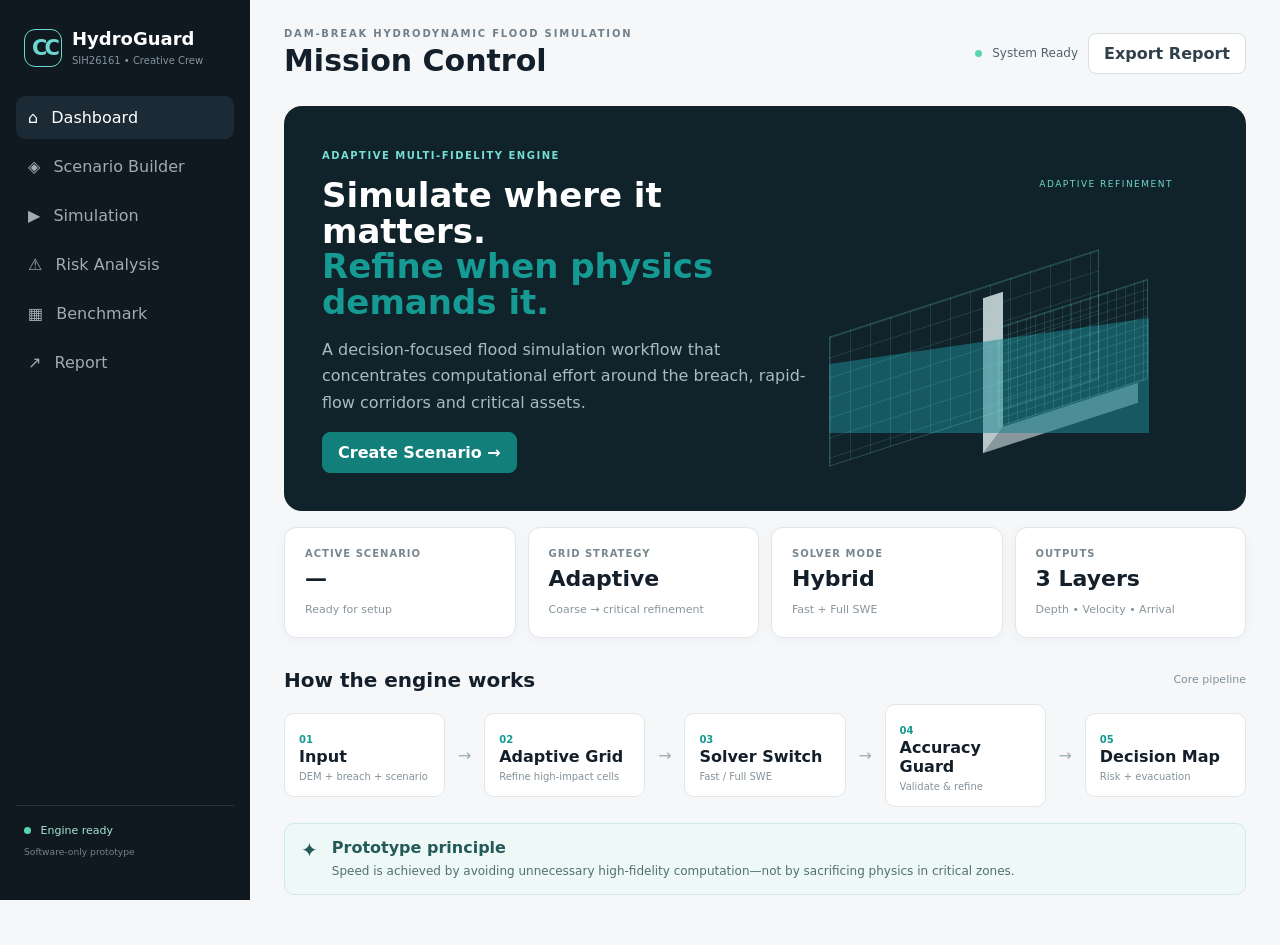
<file: index.html>
<!DOCTYPE html>
<html lang="en">
<head>
<meta charset="UTF-8">
<meta name="viewport" content="width=device-width, initial-scale=1.0">
<title>HydroGuard — Dam Break Flood Simulation</title>
<link rel="stylesheet" href="styles.css">
</head>
<body>
<div class="app">
  <aside class="sidebar">
    <div class="brand">
      <div class="brand-mark"><span>C</span><span>C</span></div>
      <div><b>HydroGuard</b><small>SIH26161 • Creative Crew</small></div>
    </div>
    <nav>
      <button class="nav active" data-page="dashboard">⌂ <span>Dashboard</span></button>
      <button class="nav" data-page="scenario">◈ <span>Scenario Builder</span></button>
      <button class="nav" data-page="simulation">▶ <span>Simulation</span></button>
      <button class="nav" data-page="risk">⚠ <span>Risk Analysis</span></button>
      <button class="nav" data-page="benchmark">▦ <span>Benchmark</span></button>
      <button class="nav" data-page="report">↗ <span>Report</span></button>
    </nav>
    <div class="side-bottom">
      <div class="engine-pill"><i></i> Engine ready</div>
      <small>Software-only prototype</small>
    </div>
  </aside>

  <main>
    <header>
      <div>
        <div class="eyebrow">DAM-BREAK HYDRODYNAMIC FLOOD SIMULATION</div>
        <h1 id="pageTitle">Mission Control</h1>
      </div>
      <div class="header-actions">
        <span class="status"><i></i> System Ready</span>
        <button class="outline" onclick="showToast('Prototype report generated')">Export Report</button>
      </div>
    </header>

    <section id="dashboard" class="page active">
      <div class="hero">
        <div>
          <span class="tag">ADAPTIVE MULTI-FIDELITY ENGINE</span>
          <h2>Simulate where it matters.<br><em>Refine when physics demands it.</em></h2>
          <p>A decision-focused flood simulation workflow that concentrates computational effort around the breach, rapid-flow corridors and critical assets.</p>
          <button class="primary" onclick="go('scenario')">Create Scenario →</button>
        </div>
        <div class="hero-diagram">
          <div class="dam"></div><div class="water"></div>
          <div class="grid coarse"></div><div class="grid fine"></div>
          <span class="flow-label">ADAPTIVE REFINEMENT</span>
        </div>
      </div>

      <div class="stats">
        <div class="stat"><small>ACTIVE SCENARIO</small><strong id="statScenario">—</strong><span>Ready for setup</span></div>
        <div class="stat"><small>GRID STRATEGY</small><strong>Adaptive</strong><span>Coarse → critical refinement</span></div>
        <div class="stat"><small>SOLVER MODE</small><strong>Hybrid</strong><span>Fast + Full SWE</span></div>
        <div class="stat"><small>OUTPUTS</small><strong>3 Layers</strong><span>Depth • Velocity • Arrival</span></div>
      </div>

      <div class="section-title"><h3>How the engine works</h3><span>Core pipeline</span></div>
      <div class="pipeline">
        <div><b>01</b><strong>Input</strong><small>DEM + breach + scenario</small></div>
        <div class="arrow">→</div>
        <div><b>02</b><strong>Adaptive Grid</strong><small>Refine high-impact cells</small></div>
        <div class="arrow">→</div>
        <div><b>03</b><strong>Solver Switch</strong><small>Fast / Full SWE</small></div>
        <div class="arrow">→</div>
        <div><b>04</b><strong>Accuracy Guard</strong><small>Validate & refine</small></div>
        <div class="arrow">→</div>
        <div><b>05</b><strong>Decision Map</strong><small>Risk + evacuation</small></div>
      </div>

      <div class="notice">
        <div>✦</div><div><b>Prototype principle</b><p>Speed is achieved by avoiding unnecessary high-fidelity computation—not by sacrificing physics in critical zones.</p></div>
      </div>
    </section>

    <section id="scenario" class="page">
      <div class="section-title"><h3>Scenario Builder</h3><span>Step 1 of 4</span></div>
      <div class="form-grid">
        <div class="card">
          <div class="card-head"><span class="num">01</span><div><b>Dam Parameters</b><small>Define the initial condition</small></div></div>
          <label>Dam / Reservoir name<input id="damName" value="Ukai Demo Scenario"></label>
          <div class="two"><label>Reservoir level (m)<input id="level" type="number" value="105"></label><label>Dam height (m)<input id="height" type="number" value="92"></label></div>
          <div class="two"><label>Breach width (m)<input id="breach" type="number" value="45"></label><label>Formation time (min)<input id="formation" type="number" value="12"></label></div>
        </div>
        <div class="card">
          <div class="card-head"><span class="num">02</span><div><b>Terrain & GIS</b><small>Simulation domain</small></div></div>
          <div class="upload" onclick="document.getElementById('file').click()"><div class="upload-icon">↑</div><b>Drop DEM / GeoTIFF here</b><small>or click to select a file</small><span id="fileName">No file selected</span></div>
          <input id="file" type="file" hidden onchange="document.getElementById('fileName').textContent=this.files[0]?.name||'No file selected'">
          <div class="chips"><span>DEM</span><span>River Network</span><span>Buildings</span><span>Roads</span></div>
        </div>
        <div class="card">
          <div class="card-head"><span class="num">03</span><div><b>Engine Mode</b><small>Choose fidelity target</small></div></div>
          <div class="mode selected" onclick="selectMode(this,'Rapid')"><b>Rapid</b><span>Fast screening • coarse base grid</span><strong>⚡</strong></div>
          <div class="mode" onclick="selectMode(this,'Balanced')"><b>Balanced</b><span>Adaptive refinement • recommended</span><strong>◈</strong></div>
          <div class="mode" onclick="selectMode(this,'High Accuracy')"><b>High Accuracy</b><span>Full SWE focus • validation</span><strong>◎</strong></div>
        </div>
        <div class="card">
          <div class="card-head"><span class="num">04</span><div><b>Critical Zones</b><small>Where extra accuracy matters</small></div></div>
          <label class="check"><input type="checkbox" checked> Dense population</label>
          <label class="check"><input type="checkbox" checked> Bridges & culverts</label>
          <label class="check"><input type="checkbox" checked> Hospitals / schools</label>
          <label class="check"><input type="checkbox"> Industrial assets</label>
          <button class="primary full" onclick="createScenario()">Save & Preview Grid →</button>
        </div>
      </div>
    </section>

    <section id="simulation" class="page">
      <div class="section-title"><h3>Live Simulation</h3><span id="simStatus">Waiting for scenario</span></div>
      <div class="sim-layout">
        <div class="map-card">
          <div class="map-toolbar"><div class="legend"><span class="dot depth"></span> Flood depth <span class="dot velocity"></span> High velocity <span class="dot critical"></span> Critical asset</div><div class="map-actions"><button onclick="toggleLayer('depth')">Depth</button><button onclick="toggleLayer('velocity')">Velocity</button></div></div>
          <div class="map">
            <div class="terrain t1"></div><div class="terrain t2"></div><div class="river"></div><div class="flood f1"></div><div class="flood f2"></div>
            <div class="road r1"></div><div class="road r2"></div>
            <div class="dam-wall"></div><div class="breach-mark"></div>
            <div class="asset hospital">✚</div><div class="asset school">◆</div>
            <div class="scale">0 ───────── 2 km</div>
            <div class="north">N ↑</div>
          </div>
          <div class="timeline"><button onclick="playSim()">▶</button><input id="time" type="range" min="0" max="60" value="0" oninput="updateTime(this.value)"><span id="timeLabel">00:00</span></div>
        </div>
        <div class="control-card">
          <div class="live"><i></i> LIVE ENGINE</div>
          <h3>Adaptive computation</h3>
          <div class="meter"><span id="progress"></span></div>
          <div class="solver-box"><small>CURRENT SOLVER</small><b id="solver">Fast solver</b><span id="solverWhy">Low-complexity region</span></div>
          <div class="metric-row"><span>Cells processed</span><b id="cells">0</b></div>
          <div class="metric-row"><span>Refined cells</span><b id="refined">0</b></div>
          <div class="metric-row"><span>Max depth</span><b id="maxDepth">0.0 m</b></div>
          <div class="metric-row"><span>Peak velocity</span><b id="velocity">0.0 m/s</b></div>
          <button class="primary full" onclick="startSimulation()">Start / Resume Simulation</button>
          <button class="outline full" onclick="go('benchmark')">View Benchmark →</button>
        </div>
      </div>
    </section>

    <section id="risk" class="page">
      <div class="section-title"><h3>Risk Analysis</h3><span>Decision support</span></div>
      <div class="risk-grid">
        <div class="risk-score"><small>OVERALL RISK</small><strong>HIGH</strong><span>Prototype assessment</span><div class="risk-bar"><i></i></div></div>
        <div class="card"><small>AFFECTED AREA</small><h2>18.4 km²</h2><span>Estimated inundation footprint</span></div>
        <div class="card"><small>MAX DEPTH</small><h2>7.8 m</h2><span>Critical low-lying zone</span></div>
        <div class="card"><small>PEAK VELOCITY</small><h2>5.6 m/s</h2><span>Near breach corridor</span></div>
      </div>
      <div class="card table-card"><div class="card-head"><div><b>Critical Asset Exposure</b><small>Prioritise emergency response</small></div></div>
        <table><tr><th>Asset</th><th>Risk</th><th>Depth</th><th>Arrival</th><th>Action</th></tr>
        <tr><td>Hospital Zone A</td><td><span class="badge high">HIGH</span></td><td>3.4 m</td><td>18 min</td><td>Evacuate</td></tr>
        <tr><td>Bridge B-07</td><td><span class="badge high">HIGH</span></td><td>5.1 m</td><td>11 min</td><td>Close</td></tr>
        <tr><td>School Zone C</td><td><span class="badge med">MEDIUM</span></td><td>1.7 m</td><td>29 min</td><td>Monitor</td></tr>
        </table>
      </div>
    </section>

    <section id="benchmark" class="page">
      <div class="section-title"><h3>Performance & Accuracy</h3><span>Benchmark lab</span></div>
      <div class="benchmark-hero">
        <div><small>DEMO BENCHMARK — NOT MEASURED</small><h2>Prove the advantage.</h2><p>Use the same terrain, breach, boundary conditions and simulation duration for every model.</p></div>
        <div class="big-number">2.8×<small>illustrative speedup</small></div>
      </div>
      <div class="card table-card"><table>
        <tr><th>Metric</th><th>Reference model</th><th>Adaptive prototype</th><th>Target</th></tr>
        <tr><td>Runtime</td><td>28 min</td><td>10 min</td><td>↓ faster</td></tr>
        <tr><td>Flood extent IoU</td><td>1.00</td><td>0.96</td><td>≥ 0.95</td></tr>
        <tr><td>Depth RMSE</td><td>—</td><td>0.18 m</td><td>≤ 0.25 m</td></tr>
        <tr><td>Arrival-time MAE</td><td>—</td><td>2.7 min</td><td>≤ 5 min</td></tr>
        <tr><td>Mass-balance error</td><td>—</td><td>0.8%</td><td>≤ 1%</td></tr>
      </table></div>
      <div class="notice"><div>!</div><div><b>Important for SIH</b><p>These values are UI placeholders. Replace them with results from reproducible test cases before presenting a “faster and more accurate” claim.</p></div></div>
    </section>

    <section id="report" class="page">
      <div class="section-title"><h3>Simulation Report</h3><span>Presentation-ready summary</span></div>
      <div class="report-sheet">
        <div class="report-head"><div class="brand-mark"><span>C</span><span>C</span></div><div><h2>HydroGuard</h2><small>Dam-Break Hydrodynamic Flood Simulation • SIH26161</small></div><span class="report-status">PROTOTYPE</span></div>
        <hr>
        <h3>Scenario</h3><p id="reportScenario">Ukai Demo Scenario</p>
        <div class="report-cols"><div><small>ENGINE</small><b>Adaptive Multi-Fidelity</b></div><div><small>MODE</small><b id="reportMode">Rapid</b></div><div><small>OUTPUTS</small><b>Depth / Velocity / Arrival</b></div></div>
        <h3>Decision Summary</h3><ul><li>Identify rapid-flow corridors near the breach.</li><li>Refine computation around critical assets.</li><li>Generate depth, velocity and arrival-time layers.</li><li>Run validation and benchmark before operational deployment.</li></ul>
        <button class="primary" onclick="window.print()">Print / Save PDF</button>
      </div>
    </section>
  </main>
</div>
<div id="toast"></div>
<script src="app.js"></script>
</body>
</html>
</file>
<file: styles.css>
*{box-sizing:border-box}body{margin:0;font-family:Inter,ui-sans-serif,system-ui,-apple-system,Segoe UI,sans-serif;background:#f5f7f9;color:#13202b}button,input{font:inherit}.app{display:flex;min-height:100vh}.sidebar{width:250px;background:#101820;color:#dce6ec;padding:24px 16px;display:flex;flex-direction:column;position:fixed;inset:0 auto 0 0}.brand{display:flex;align-items:center;gap:10px;padding:4px 8px 28px}.brand b{display:block;color:#fff;font-size:18px}.brand small{color:#83939f;font-size:10px}.brand-mark{width:38px;height:38px;border:1px solid #6dd6d0;border-radius:11px;display:flex;align-items:center;justify-content:center;position:relative;color:#6dd6d0;font-weight:800;letter-spacing:-8px;padding-right:7px}.brand-mark span{font-size:21px}.brand-mark span+span{transform:translateX(5px)}nav{display:grid;gap:6px}.nav{border:0;background:transparent;color:#9eacb5;text-align:left;padding:12px;border-radius:9px;cursor:pointer}.nav:hover,.nav.active{background:#1b2a35;color:#fff}.nav span{margin-left:8px}.side-bottom{margin-top:auto;border-top:1px solid #27353e;padding:18px 8px;color:#71818b;font-size:11px}.engine-pill{color:#a9e6d2;margin-bottom:8px}.engine-pill i,.status i,.live i{display:inline-block;width:7px;height:7px;background:#55d6ad;border-radius:50%;margin-right:6px}main{margin-left:250px;width:calc(100% - 250px);padding:28px 34px 50px}header{display:flex;justify-content:space-between;align-items:center;margin-bottom:28px}.eyebrow{font-size:10px;letter-spacing:1.8px;color:#71818b;font-weight:700}h1{font-size:30px;margin:4px 0 0}h2{font-size:34px;line-height:1.05;margin:15px 0}h2 em{font-style:normal;color:#169b94}h3{margin:0;font-size:20px}.header-actions{display:flex;gap:10px;align-items:center}.status{font-size:12px;color:#50616c}.outline,.primary{border-radius:8px;padding:10px 15px;cursor:pointer;font-weight:700}.outline{background:white;border:1px solid #d5dfe4;color:#30414c}.primary{background:#137f7a;border:1px solid #137f7a;color:white}.primary:hover{filter:brightness(.94)}.full{width:100%;margin-top:10px}.page{display:none}.page.active{display:block}.hero{background:#10222a;border-radius:18px;color:white;padding:38px;display:grid;grid-template-columns:1.1fr .9fr;min-height:340px;overflow:hidden}.hero p{color:#a9bac3;max-width:580px;line-height:1.65}.tag{font-size:10px;letter-spacing:1.5px;color:#76ddd4;font-weight:800}.hero-diagram{position:relative;min-height:260px}.dam{position:absolute;right:70px;bottom:45px;width:155px;height:155px;border-left:20px solid #b8c5c9;border-bottom:20px solid #87979d;transform:skewY(-18deg)}.water{position:absolute;left:20px;bottom:40px;width:320px;height:115px;background:#1d8790;opacity:.55;clip-path:polygon(0 40%,100% 0,100% 100%,0 100%)}.grid{position:absolute;border:1px solid rgba(116,229,218,.25);background-size:20px 20px;background-image:linear-gradient(rgba(116,229,218,.15) 1px,transparent 1px),linear-gradient(90deg,rgba(116,229,218,.15) 1px,transparent 1px);transform:skewY(-18deg)}.coarse{width:270px;height:130px;left:20px;bottom:50px}.fine{width:150px;height:100px;right:60px;bottom:70px;background-size:9px 9px}.flow-label{position:absolute;right:35px;top:35px;font-size:9px;letter-spacing:1.5px;color:#70d8d0}.stats{display:grid;grid-template-columns:repeat(4,1fr);gap:12px;margin:16px 0 30px}.stat,.card{background:white;border:1px solid #e0e6e9;border-radius:12px;padding:20px;box-shadow:0 3px 14px rgba(20,40,50,.035)}.stat small,.card small,.risk-score small{display:block;color:#778891;font-size:10px;letter-spacing:1px;font-weight:800}.stat strong{display:block;font-size:22px;margin:7px 0}.stat span,.card span{font-size:11px;color:#87959c}.section-title{display:flex;justify-content:space-between;align-items:center;margin:20px 0 12px}.section-title>span{font-size:11px;color:#82919a}.pipeline{display:grid;grid-template-columns:1fr 25px 1fr 25px 1fr 25px 1fr 25px 1fr;gap:7px;align-items:center}.pipeline>div:not(.arrow){background:white;border:1px solid #e0e6e9;border-radius:10px;padding:14px}.pipeline b{color:#159a93;font-size:10px}.pipeline strong,.pipeline small{display:block}.pipeline small{color:#84929a;font-size:10px;margin-top:5px}.arrow{text-align:center;color:#9eacb4}.notice{display:flex;gap:14px;background:#edf8f7;border:1px solid #cdeae7;border-radius:10px;padding:14px 16px;margin-top:16px;color:#245a57}.notice>div:first-child{font-size:20px}.notice p{margin:5px 0 0;font-size:12px;color:#53706f;line-height:1.5}.form-grid{display:grid;grid-template-columns:1fr 1fr;gap:14px}.card-head{display:flex;gap:10px;align-items:center;margin-bottom:18px}.card-head small{margin-top:3px}.num{width:27px;height:27px;border-radius:8px;background:#e7f5f3;color:#168c86;display:grid;place-items:center;font-weight:800;font-size:11px}.card-head b{display:block}.card label{display:block;font-size:11px;color:#677780;margin:12px 0}.card input[type=text],.card input[type=number],.card input:not([type]){display:block;width:100%;margin-top:6px;padding:10px;border:1px solid #d7e0e4;border-radius:7px;outline:0}.two{display:grid;grid-template-columns:1fr 1fr;gap:12px}.upload{border:1.5px dashed #bdcdd2;border-radius:10px;padding:25px;text-align:center;cursor:pointer}.upload-icon{font-size:25px;color:#1b9b94}.upload small,.upload span{display:block;color:#82919a;font-size:10px;margin-top:5px}.chips{display:flex;gap:6px;flex-wrap:wrap;margin-top:12px}.chips span{background:#eef2f4;border-radius:20px;padding:5px 8px;font-size:9px;color:#5c6b73}.mode{border:1px solid #dce4e7;padding:12px;border-radius:8px;margin:8px 0;cursor:pointer;position:relative}.mode.selected{border-color:#39aaa3;background:#eff9f8}.mode b,.mode span{display:block}.mode span{font-size:10px;color:#84929a;margin-top:3px}.mode strong{position:absolute;right:12px;top:18px;color:#159a93}.check{padding:5px 0!important}.check input{margin-right:8px}.sim-layout{display:grid;grid-template-columns:1fr 300px;gap:14px}.map-card,.control-card,.report-sheet{background:white;border:1px solid #dfe6e9;border-radius:12px;overflow:hidden}.map-toolbar{padding:12px;display:flex;justify-content:space-between;font-size:10px;color:#687780}.legend{display:flex;gap:8px;align-items:center}.dot{width:8px;height:8px;border-radius:50%;display:inline-block}.depth{background:#46b8c0}.velocity{background:#ef9d53}.critical{background:#d95f6b}.map-actions button{border:0;background:#f0f3f5;padding:5px 8px;margin-left:4px;border-radius:5px;font-size:9px}.map{height:470px;background:#d8e3d4;position:relative;overflow:hidden}.terrain{position:absolute;border-radius:45%;background:#bdcdb7;opacity:.65}.t1{width:70%;height:50%;left:-10%;top:0}.t2{width:60%;height:65%;right:-5%;bottom:-15%;background:#aebfa9}.river{position:absolute;width:125%;height:80px;background:#66aeb4;left:-10%;top:40%;transform:rotate(-13deg);box-shadow:0 0 0 5px rgba(255,255,255,.2)}.flood{position:absolute;background:rgba(45,156,168,.32);border:1px solid rgba(45,156,168,.35)}.f1{width:58%;height:150px;left:5%;top:45%;transform:rotate(-13deg)}.f2{width:30%;height:105px;right:4%;top:37%;transform:rotate(-13deg)}.road{position:absolute;height:9px;background:#eee4d0;border:1px solid #c7bfae;transform:rotate(-15deg)}.r1{width:80%;top:65%;left:8%}.r2{width:55%;top:25%;left:35%;transform:rotate(35deg)}.dam-wall{position:absolute;width:16px;height:105px;background:#56666d;left:18%;top:37%;transform:rotate(35deg)}.breach-mark{position:absolute;width:45px;height:16px;border:3px solid #e15c63;border-radius:50%;left:28%;top:51%}.asset{position:absolute;width:25px;height:25px;border-radius:50%;display:grid;place-items:center;background:white;box-shadow:0 2px 6px #657; font-weight:800}.hospital{left:59%;top:57%;color:#c83e4b}.school{right:18%;top:42%;color:#b36e18}.scale{position:absolute;bottom:12px;left:15px;font-size:9px;color:#42545b}.north{position:absolute;right:15px;top:12px;font-weight:800;color:#42545b}.timeline{display:flex;gap:10px;align-items:center;padding:12px}.timeline button{border:0;border-radius:50%;width:30px;height:30px;background:#137f7a;color:#fff}.timeline input{flex:1}.timeline span{font-size:11px;font-variant-numeric:tabular-nums}.control-card{padding:20px}.live{font-size:9px;color:#168f88;letter-spacing:1px;font-weight:800}.control-card h3{margin:14px 0}.meter{height:7px;background:#e8edef;border-radius:10px;overflow:hidden}.meter span{display:block;width:0;height:100%;background:#29a49c;transition:.3s}.solver-box{margin:18px 0;background:#f2f7f7;padding:12px;border-radius:8px}.solver-box small,.solver-box b,.solver-box span{display:block}.solver-box b{margin:4px 0}.solver-box span{font-size:10px;color:#7c8a91}.metric-row{display:flex;justify-content:space-between;padding:9px 0;border-bottom:1px solid #edf0f1;font-size:11px}.metric-row b{font-variant-numeric:tabular-nums}.risk-grid{display:grid;grid-template-columns:1.2fr repeat(3,1fr);gap:12px}.risk-score{background:#6e3b42;color:white;border-radius:12px;padding:20px}.risk-score strong{display:block;font-size:34px;margin:7px 0}.risk-score span{font-size:10px;color:#f0d9dc}.risk-bar{height:5px;background:#9a6d73;margin-top:20px;border-radius:10px}.risk-bar i{display:block;width:82%;height:100%;background:#f0b06d;border-radius:10px}.table-card{margin-top:14px;overflow:auto}table{width:100%;border-collapse:collapse;font-size:11px}th,td{text-align:left;padding:13px;border-bottom:1px solid #edf0f1}th{font-size:9px;color:#7b8a92;letter-spacing:.7px}.badge{padding:4px 7px;border-radius:12px;font-size:8px;font-weight:800}.badge.high{background:#fbe9eb;color:#a94450}.badge.med{background:#fff3df;color:#a06a22}.benchmark-hero{background:#172a31;color:white;border-radius:13px;padding:26px;display:flex;justify-content:space-between;align-items:center}.benchmark-hero h2{margin:7px 0;font-size:30px}.benchmark-hero p{color:#a9b8bd;font-size:12px;max-width:620px}.big-number{font-size:55px;font-weight:800;color:#73d8d0;text-align:center}.big-number small{display:block;font-size:9px;color:#a9b8bd;font-weight:500}.report-sheet{padding:30px;max-width:900px}.report-head{display:flex;align-items:center;gap:12px}.report-head h2{font-size:25px;margin:0;color:#152832}.report-head small{color:#7a8990;font-size:10px}.report-status{margin-left:auto;background:#fff0df;color:#a76821;border-radius:15px;padding:6px 10px;font-size:9px;font-weight:800}.report-sheet hr{border:0;border-top:1px solid #e4e9eb;margin:25px 0}.report-sheet h3{font-size:14px;margin-top:22px}.report-sheet p,.report-sheet li{font-size:11px;color:#5d6e77;line-height:1.6}.report-cols{display:grid;grid-template-columns:repeat(3,1fr);gap:10px;margin-top:12px}.report-cols>div{background:#f5f7f8;padding:12px;border-radius:7px}.report-cols b{display:block;font-size:11px;margin-top:5px}#toast{position:fixed;right:25px;bottom:25px;background:#13252c;color:white;padding:12px 16px;border-radius:8px;font-size:11px;opacity:0;transform:translateY(10px);transition:.25s;pointer-events:none}#toast.show{opacity:1;transform:translateY(0)}@media(max-width:900px){.sidebar{width:70px;padding:18px 8px}.brand div:last-child,.nav span,.side-bottom{display:none}.brand{padding-bottom:25px}.brand-mark{margin:auto}main{margin-left:70px;width:calc(100% - 70px);padding:20px}.hero{grid-template-columns:1fr}.hero-diagram{display:none}.stats{grid-template-columns:1fr 1fr}.pipeline{grid-template-columns:1fr 25px 1fr}.pipeline>div:nth-of-type(n+6){display:none}.form-grid,.sim-layout,.risk-grid{grid-template-columns:1fr}.header-actions .status{display:none}}@media(max-width:600px){h1{font-size:23px}.hero{padding:25px}.stats{grid-template-columns:1fr}.pipeline{grid-template-columns:1fr}.pipeline .arrow{display:none}.two{grid-template-columns:1fr}.report-cols{grid-template-columns:1fr}}
</file>
